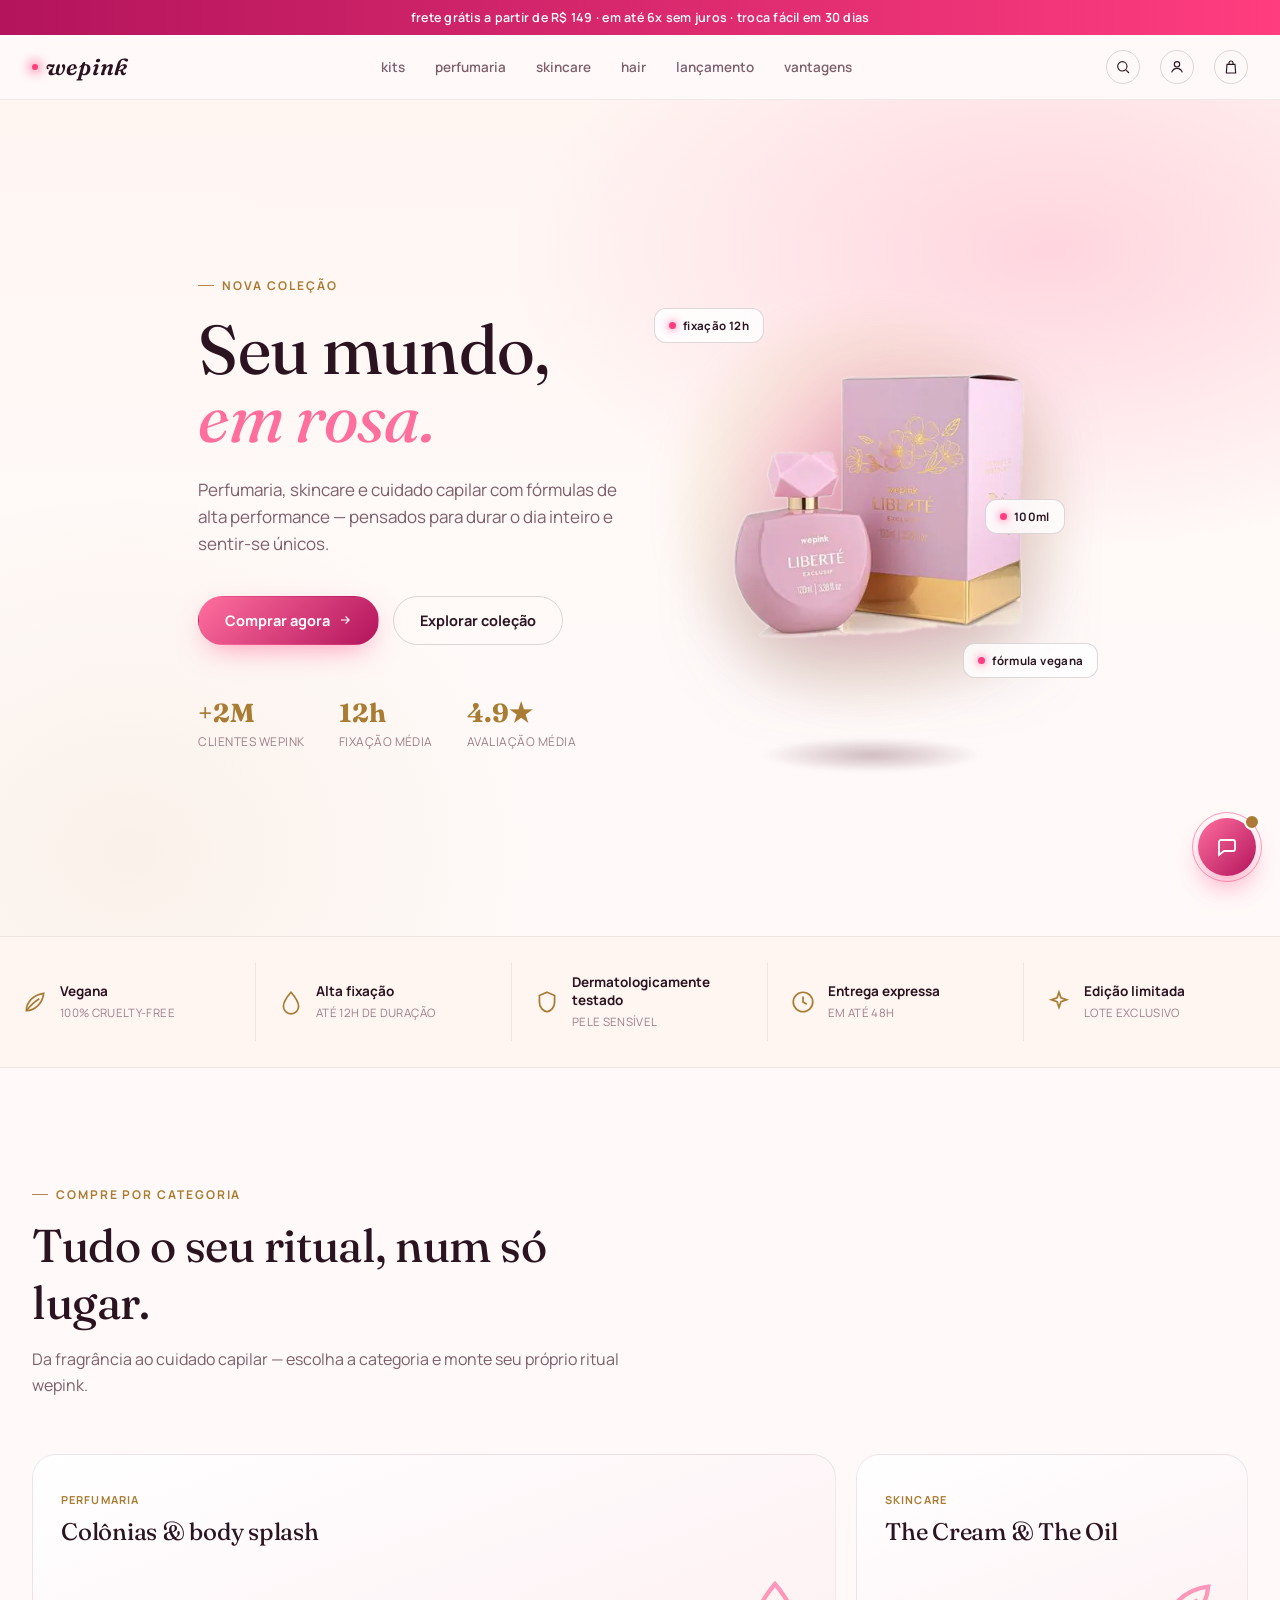
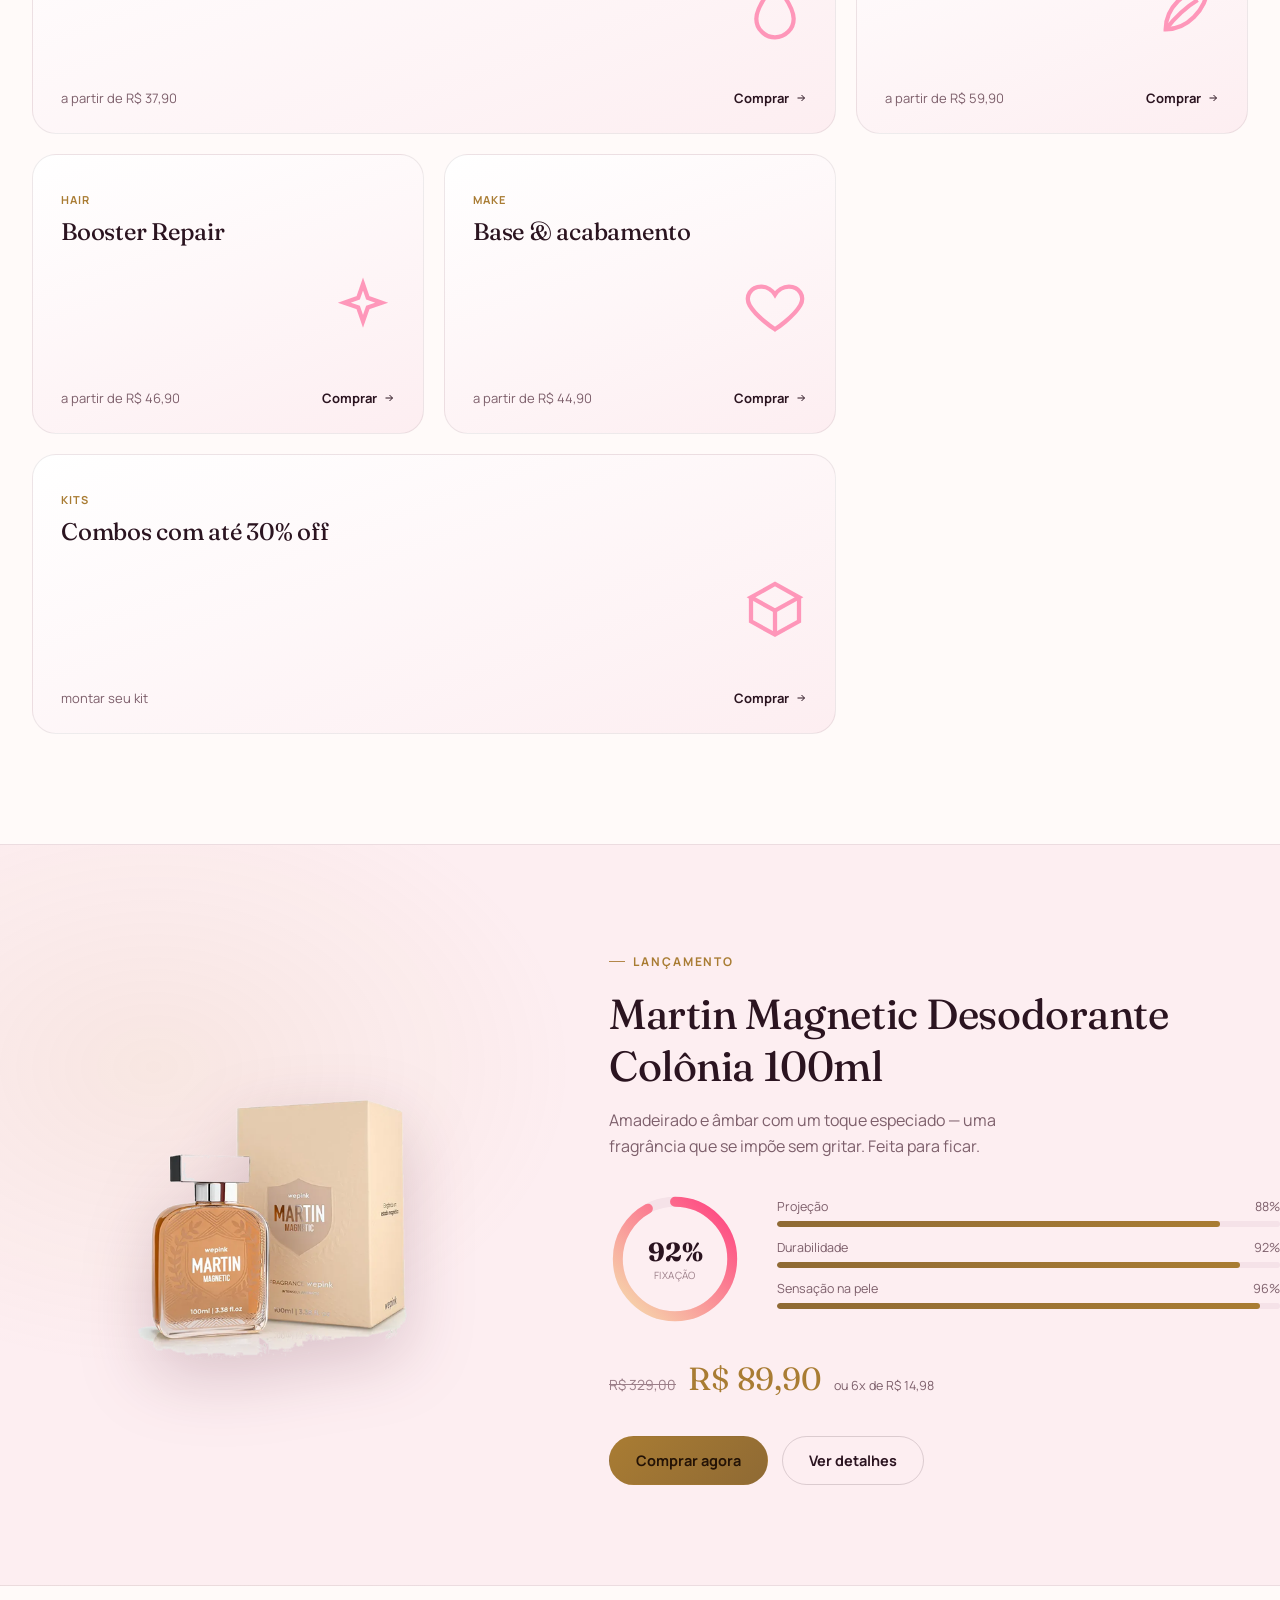
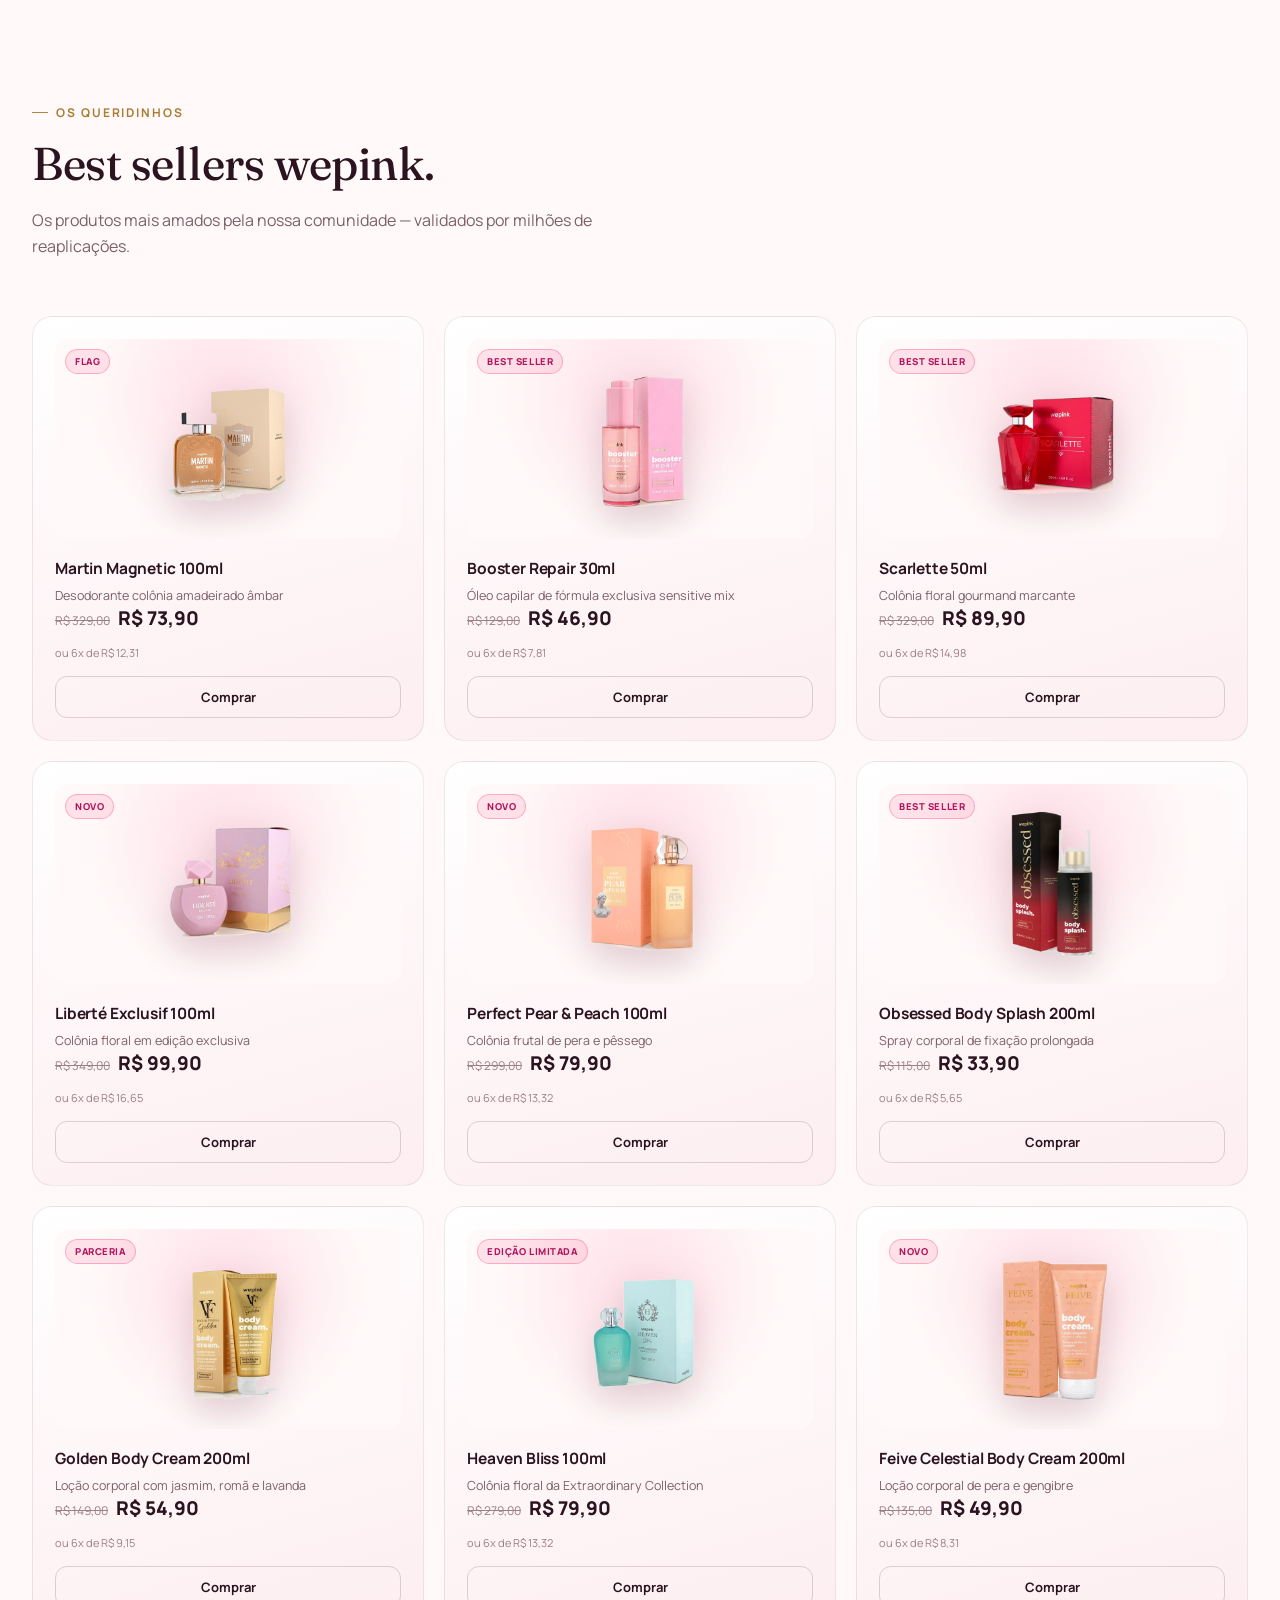
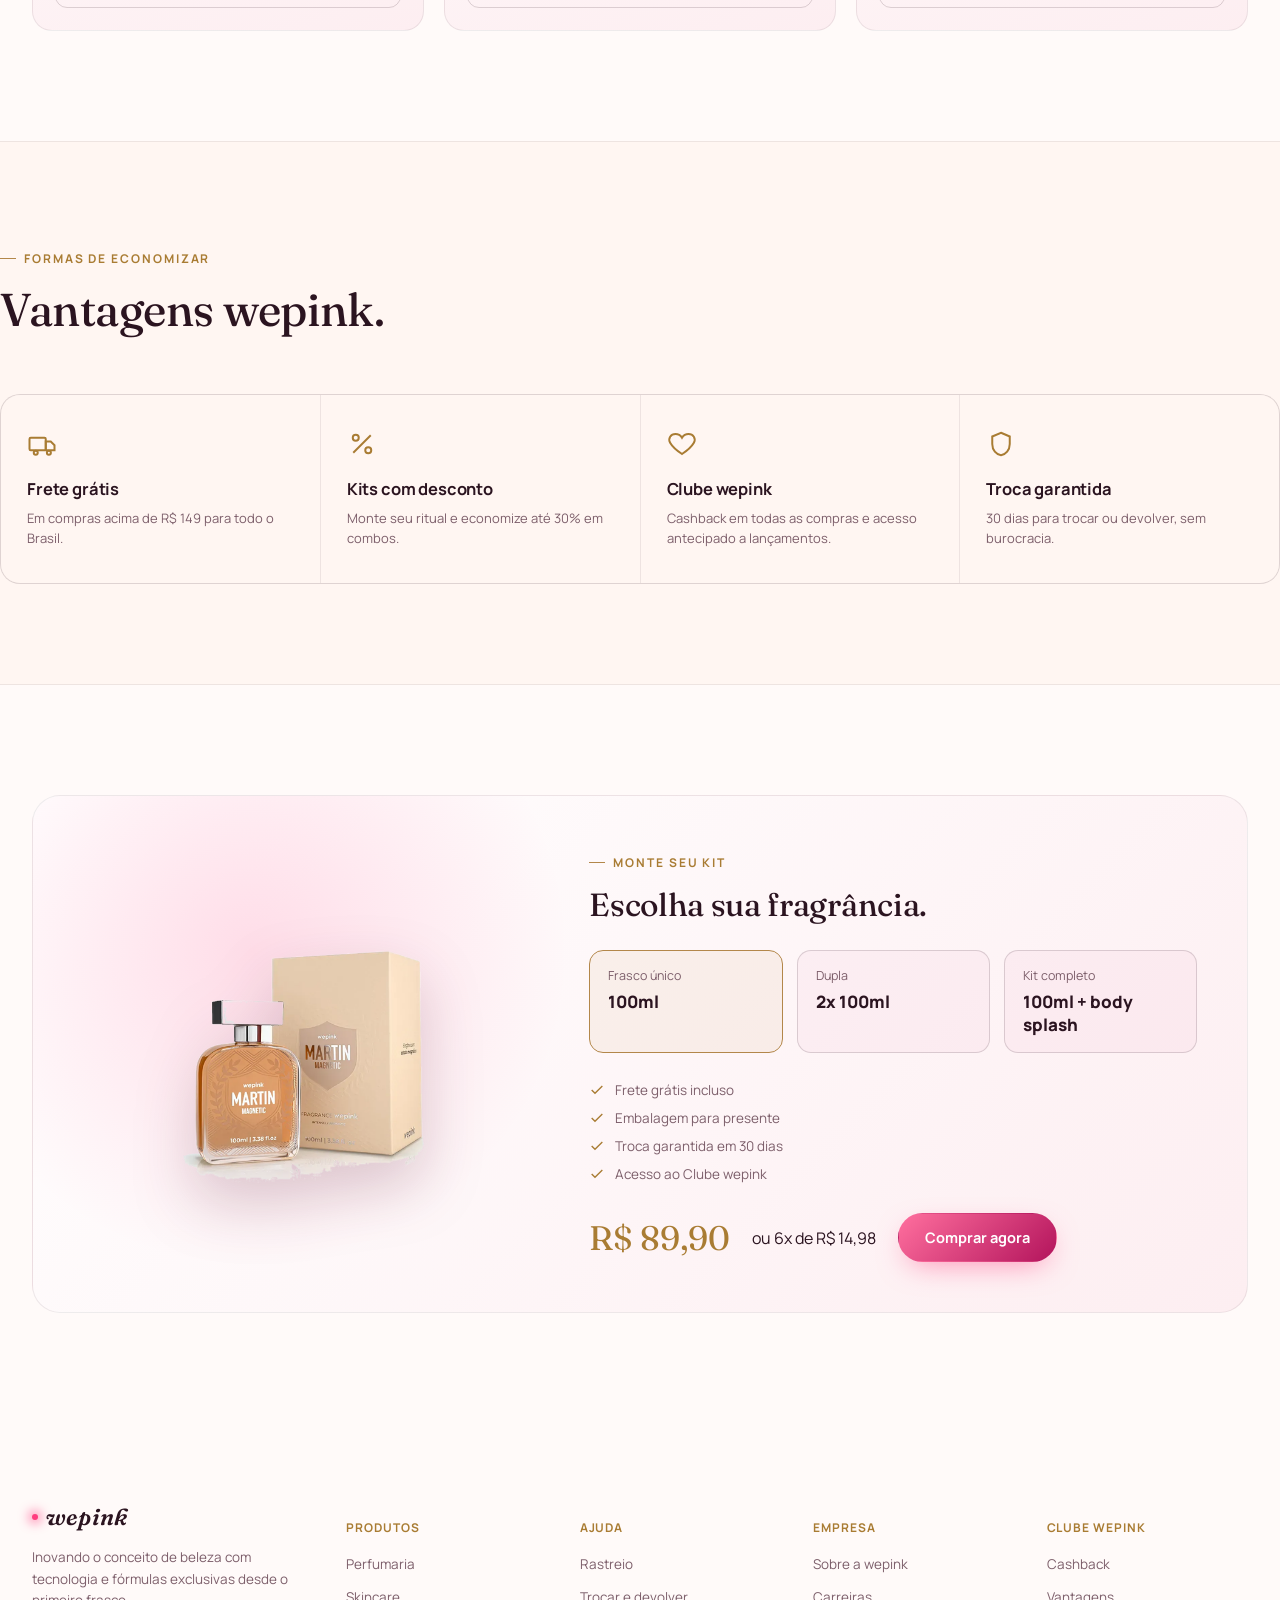
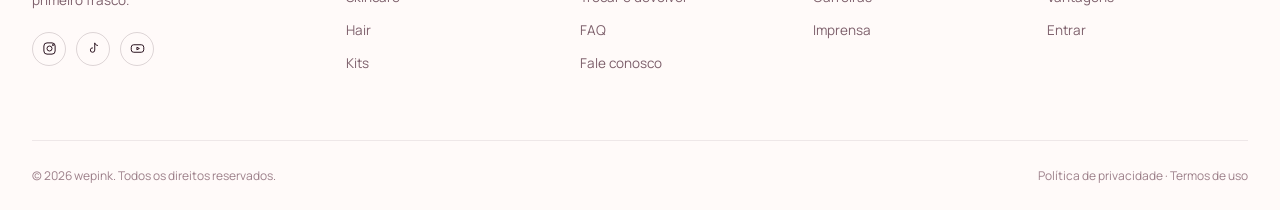
<file: index.html>
<!DOCTYPE html>
<html lang="pt-BR">
<head>
  <meta charset="UTF-8">
  <meta http-equiv="refresh" content="0; url=wepink-split/index.html">
  <title>wepink</title>
</head>
<body>
  <p>Redirecionando para o site wepink...</p>
  <script>
    window.location.replace('wepink-split/index.html');
  </script>
</body>
</html>
</file>
